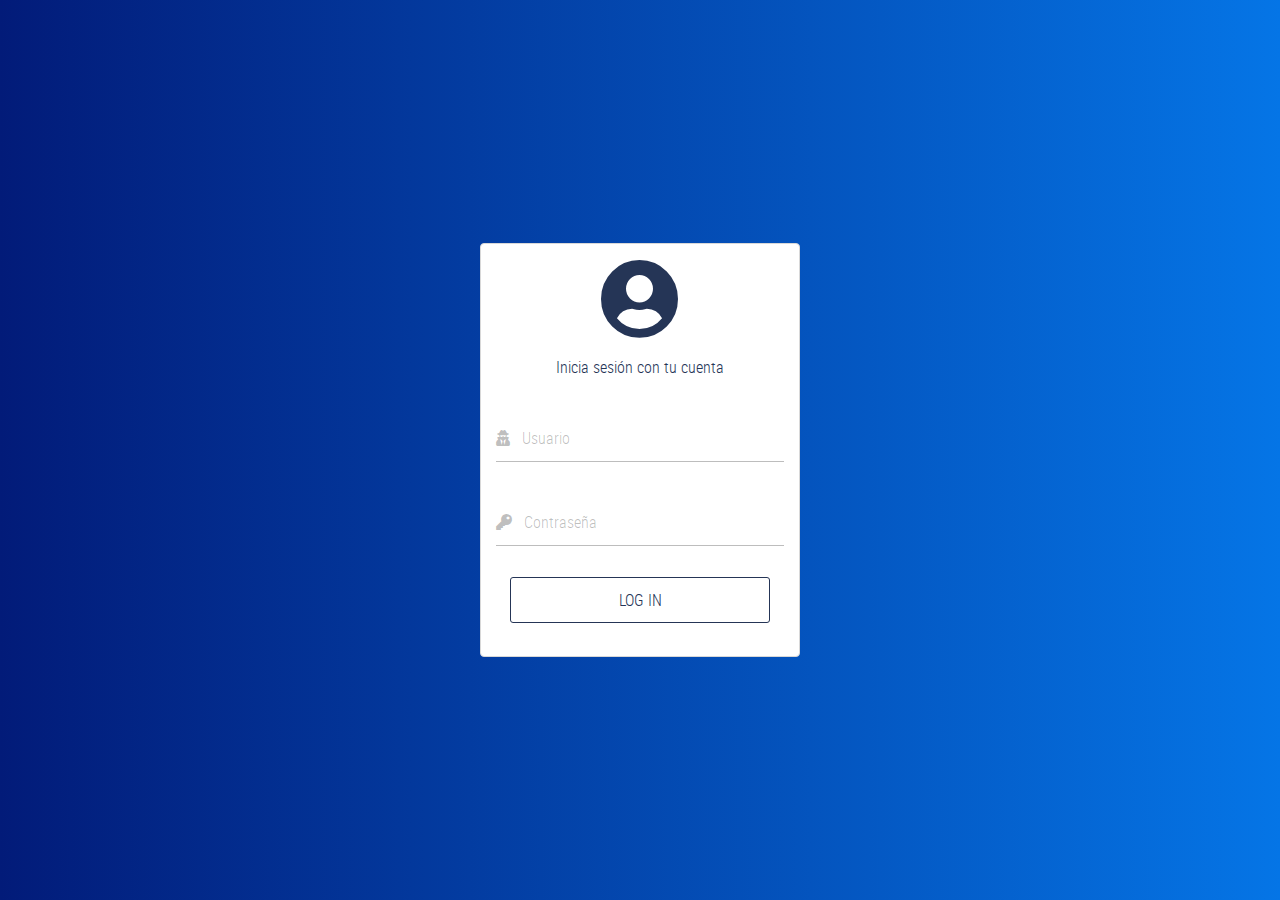
<file: SPM-master/index.html>
<!DOCTYPE html>
<html lang="es">
<head>
	<meta charset="UTF-8">
	<meta name="viewport" content="width=device-width, user-scalable=no, initial-scale=1.0, maximum-scale=1.0, minimum-scale=1.0">
	<title>Login</title>

	<!-- Normalize V8.0.1 -->
	<link rel="stylesheet" href="./css/normalize.css">

	<!-- Bootstrap V4.3 -->
	<link rel="stylesheet" href="./css/bootstrap.min.css">

	<!-- Bootstrap Material Design V4.0 -->
	<link rel="stylesheet" href="./css/bootstrap-material-design.min.css">

	<!-- Font Awesome V5.9.0 -->
	<link rel="stylesheet" href="./css/all.css">

	<!-- Sweet Alerts V8.13.0 CSS file -->
	<link rel="stylesheet" href="./css/sweetalert2.min.css">

	<!-- Sweet Alert V8.13.0 JS file -->
	<script src="./js/sweetalert2.min.js" ></script>

	<!-- jQuery Custom Content Scroller V3.1.5 -->
	<link rel="stylesheet" href="./css/jquery.mCustomScrollbar.css">
	
	<!-- General Styles -->
	<link rel="stylesheet" href="./css/style.css">
</head>
<body>

	<div class="login-container">
		<div class="login-content">
			<p class="text-center">
				<i class="fas fa-user-circle fa-5x"></i>
			</p>
			<p class="text-center">
				Inicia sesión con tu cuenta
			</p>
			<form action="">
				<div class="form-group">
					<label for="UserName" class="bmd-label-floating"><i class="fas fa-user-secret"></i> &nbsp; Usuario</label>
					<input type="text" class="form-control" id="UserName" name="usuario" pattern="[a-zA-Z0-9]{1,35}" maxlength="35">
				</div>
				<div class="form-group">
					<label for="UserPassword" class="bmd-label-floating"><i class="fas fa-key"></i> &nbsp; Contraseña</label>
					<input type="password" class="form-control" id="UserPassword" name="clave" maxlength="200">
				</div>
				<a href="./pages/home.html" class="btn-login text-center">LOG IN</a>
			</form>
		</div>
	</div>

	
	<!--=============================================
	=            Include JavaScript files           =
	==============================================-->
	<!-- jQuery V3.4.1 -->
	<script src="./js/jquery-3.4.1.min.js" ></script>

	<!-- popper -->
	<script src="./js/popper.min.js" ></script>

	<!-- Bootstrap V4.3 -->
	<script src="./js/bootstrap.min.js" ></script>

	<!-- jQuery Custom Content Scroller V3.1.5 -->
	<script src="./js/jquery.mCustomScrollbar.concat.min.js" ></script>

	<!-- Bootstrap Material Design V4.0 -->
	<script src="./js/bootstrap-material-design.min.js" ></script>
	<script>$(document).ready(function() { $('body').bootstrapMaterialDesign(); });</script>

	<script src="./js/main.js" ></script>
</body>
</html>
</file>
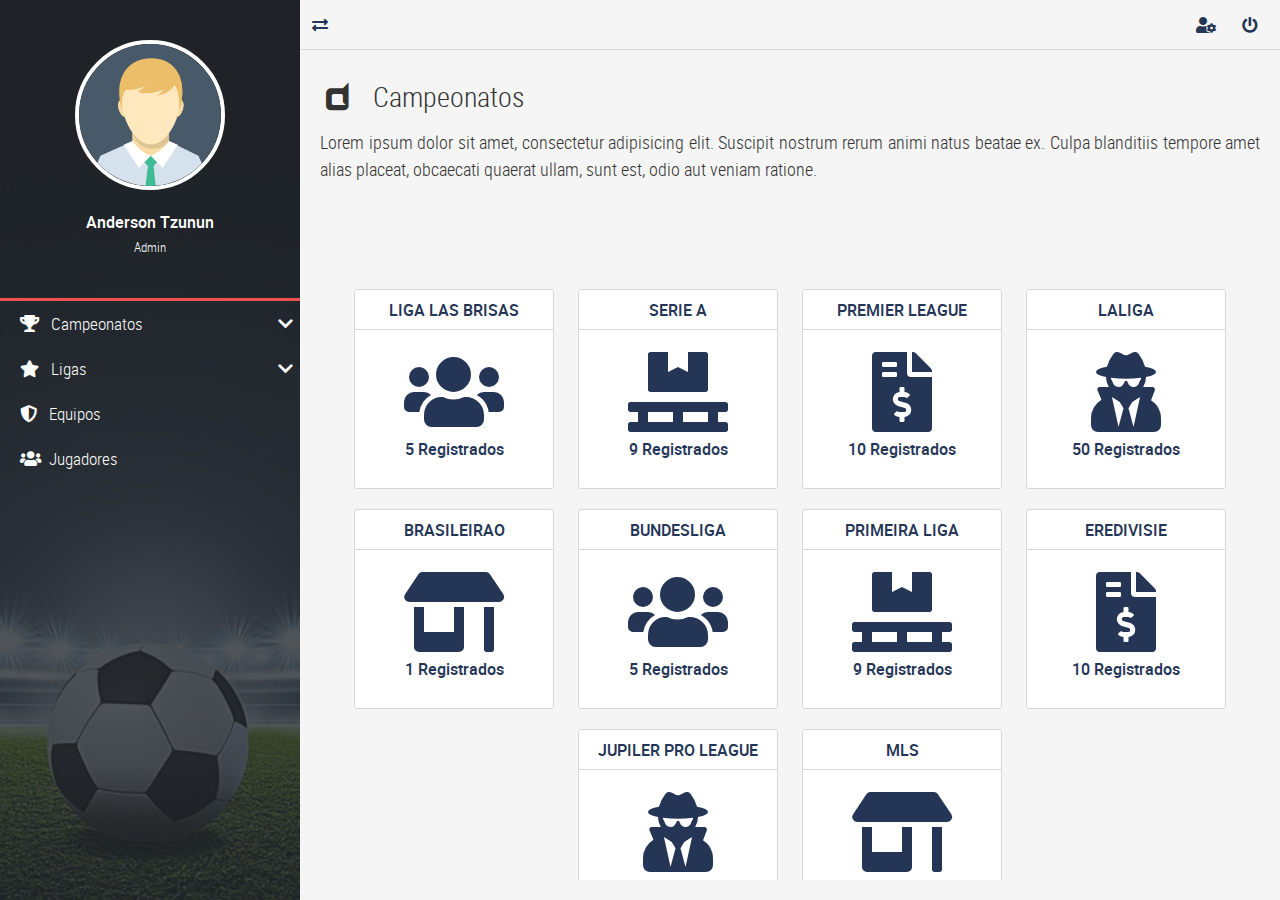
<file: SPM-master/pages/home.html>
<!DOCTYPE html>
<html lang="es">

<head>
	<meta charset="UTF-8">
	<meta name="viewport"
		content="width=device-width, user-scalable=no, initial-scale=1.0, maximum-scale=1.0, minimum-scale=1.0">
	<title>Home</title>

	<!-- Normalize V8.0.1 -->
	<link rel="stylesheet" href="../css/normalize.css">

	<!-- Bootstrap V4.3 -->
	<link rel="stylesheet" href="../css/bootstrap.min.css">

	<!-- Bootstrap Material Design V4.0 -->
	<link rel="stylesheet" href="../css/bootstrap-material-design.min.css">

	<!-- Font Awesome V5.9.0 -->
	<link rel="stylesheet" href="../css/all.css">

	<!-- Sweet Alerts V8.13.0 CSS file -->
	<link rel="stylesheet" href="../css/sweetalert2.min.css">

	<!-- Sweet Alert V8.13.0 JS file-->
	<script src="../js/sweetalert2.min.js"></script>

	<!-- jQuery Custom Content Scroller V3.1.5 -->
	<link rel="stylesheet" href="../css/jquery.mCustomScrollbar.css">

	<!-- General Styles -->
	<link rel="stylesheet" href="../css/style.css">


</head>

<body>

	<!-- Main container -->
	<main class="full-box main-container">
		<!-- Nav lateral -->
		<section class="full-box nav-lateral">
            <div class="full-box nav-lateral-bg show-nav-lateral"></div>
            <div class="full-box nav-lateral-content">
                <figure class="full-box nav-lateral-avatar">
                    <i class="far fa-times-circle show-nav-lateral"></i>
                    <img src="../assets/avatar/Avatar.png" class="img-fluid" alt="Avatar">
                    <figcaption class="roboto-medium text-center">
                        Anderson Tzunun <br><small class="roboto-condensed-light">Admin</small>
                    </figcaption>
                </figure>
				<div class="full-box nav-lateral-bar"></div>
				<nav class="full-box nav-lateral-menu">
                    <ul>
                        <li>
							<a  href="#" class="nav-btn-submenu"><i class="fas fa-trophy"></i> &nbsp; Campeonatos <i class="fas fa-chevron-down"></i></a>
							<ul>
								<li>
									<a href="home.html"><i class="fas fa-plus fa-fw"></i> &nbsp; Tabla General</a>
								</li>
								<li>
									<a href="client-list.html"><i class="fas fa-clipboard-list fa-fw"></i> &nbsp; Estadisticas</a>
								</li>
							</ul>
						</li>
                        <li>
							<a  href="#" class="nav-btn-submenu"><i class="fas fa-star"></i> &nbsp; Ligas <i class="fas fa-chevron-down"></i></a>
							<ul>
								<li>
									<a href="client-new.html"><i class="fas fa-plus fa-fw"></i> &nbsp; Agregar EQUIPO</a>
								</li>
								<li>
									<a href="client-list.html"><i class="fas fa-clipboard-list fa-fw"></i> &nbsp; Lista de clientes</a>
								</li>
								<li>
									<a href="client-search.html"><i class="fas fa-search fa-fw"></i> &nbsp; Buscar cliente</a>
								</li>
							</ul>
						</li>	
                        <li><a href="client-new.html"><i class="fas fa-shield-alt"></i> &nbsp; Equipos</a></li>
                        <li><a href="#"><i class="fas fa-users fa-fw"></i> &nbsp;Jugadores</a></li>
                    </ul>
                </nav>
            </div>
        </section>
		

		<!-- Page content -->
		<section class="full-box page-content">
			<nav class="full-box navbar-info">
				<a href="#" class="float-left show-nav-lateral">
					<i class="fas fa-exchange-alt"></i>
				</a>
				<a href="user-update.html">
					<i class="fas fa-user-cog"></i>
				</a>
				<a href="#" class="btn-exit-system">
					<i class="fas fa-power-off"></i>
				</a>
			</nav>

			<!-- Page header -->
			<div class="full-box page-header">
				<h3 class="text-left">
					<i class="fab fa-dashcube fa-fw"></i> &nbsp; Campeonatos
				</h3>
				<p class="text-justify">
					Lorem ipsum dolor sit amet, consectetur adipisicing elit. Suscipit nostrum rerum animi natus beatae
					ex. Culpa blanditiis tempore amet alias placeat, obcaecati quaerat ullam, sunt est, odio aut veniam
					ratione.
				</p>
			</div>

			<!-- Content -->
			<div class="full-box tile-container" id="tileContainer"></div>

			<script>
				const leagues = [
					{ name: "Liga las Brisas", registered: 5, icon: "fas fa-users", link: "client-new.html" },
					{ name: "Serie A", registered: 9, icon: "fas fa-pallet", link: "item-list.html" },
					{ name: "Premier League", registered: 10, icon: "fas fa-file-invoice-dollar", link: "reservation-list.html" },
					{ name: "LaLiga", registered: 50, icon: "fas fa-user-secret", link: "user-list.html" },
					{ name: "Brasileirao", registered: 1, icon: "fas fa-store-alt", link: "company.html" },
					{ name: "Bundesliga", registered: 5, icon: "fas fa-users", link: "client-new.html" },
					{ name: "Primeira Liga", registered: 9, icon: "fas fa-pallet", link: "item-list.html" },
					{ name: "Eredivisie", registered: 10, icon: "fas fa-file-invoice-dollar", link: "reservation-list.html" },
					{ name: "Jupiler Pro League", registered: 50, icon: "fas fa-user-secret", link: "user-list.html" },
					{ name: "MLS", registered: 1, icon: "fas fa-store-alt", link: "company.html" }
				];

				const container = document.getElementById('tileContainer');

				leagues.forEach(league => {
					container.innerHTML += `
            <a href="${league.link}" class="tile">
                <div class="tile-tittle">${league.name}</div>
                <div class="tile-icon">
                    <i class="${league.icon} fa-fw"></i>
                    <p>${league.registered} Registrados</p>
                </div>
            </a>
        `;
				});
			</script>



		</section>
	</main>


	<!--=============================================
	=            Include JavaScript files           =
	==============================================-->
	<!-- jQuery V3.4.1 -->
	<script src="../js/jquery-3.4.1.min.js"></script>

	<!-- popper -->
	<script src="../js/popper.min.js"></script>

	<!-- Bootstrap V4.3 -->
	<script src="../js/bootstrap.min.js"></script>

	<!-- jQuery Custom Content Scroller V3.1.5 -->
	<script src="../js/jquery.mCustomScrollbar.concat.min.js"></script>

	<!-- Bootstrap Material Design V4.0 -->
	<script src="../js/bootstrap-material-design.min.js"></script>
	<script>$(document).ready(function () { $('body').bootstrapMaterialDesign(); });</script>

	<script src="../js/main.js"></script>
</body>

</html>
</file>
<file: SPM-master/css/style.css>
@font-face {
    font-family: 'roboto_medium_regular';
    src: url('../webfonts/roboto-medium-webfont.woff2') format('woff2'),
         url('../webfonts/roboto-medium-webfont.woff') format('woff');
    font-weight: normal;
    font-style: normal;

}

@font-face {
    font-family: 'roboto_condensed_light';
    src: url('../webfonts/robotocondensed-light-webfont.woff2') format('woff2'),
         url('../webfonts/robotocondensed-light-webfont.woff') format('woff'),
         url('../webfonts/robotocondensed-light-webfont.ttf') format('truetype');
    font-weight: normal;
    font-style: normal;
}

@font-face {
    font-family: 'roboto_condensed_regular';
    src: url('../webfonts/robotocondensed-regular-webfont.woff2') format('woff2'),
         url('../webfonts/robotocondensed-regular-webfont.woff') format('woff');
    font-weight: normal;
    font-style: normal;

}

:root{
	--color-one: #F5F5F5;
	--color-two: #24292E;
	--color-three: #EC5252;
	/*--color-three: #0366D6;*/

	--form-color: #14111A;

	--accent-color: #253556;
	/*--accent-color: #455A64;*/
    --border-color: #D8D8D8;
}

body,html{
	font-family: 'roboto_condensed_light';
	width: 100vw;
	height: 100vh;
	background-color: var(--color-one);
	color: #333;
	font-size: 16px;
}

.full-box{
	margin: 0;
	padding: 0;
	box-sizing: border-box;
	width: 100%;
}

.form-neon{
	border: 1px solid var(--border-color);
	background-color: #FFF;
	padding: 15px;
	border-radius: 3px;
}

/*----------  Page headers styles  ----------*/
.page-header{
	padding: 30px 20px 60px 20px;
}
.page-header > :nth-child(1){
	padding-bottom: 7px;
}
.page-header > :nth-child(2){
	font-size: 18px;
}

/*----------  Page nav tabs  ----------*/
.page-nav-tabs{
	display: flex;
	justify-content: center;
	flex-wrap: wrap;
	margin-bottom: 30px;
}
.page-nav-tabs li,
.page-nav-tabs li a{
	height: 40px;
	line-height: 40px;
}
.page-nav-tabs li{
	margin: 5px 20px;
}
.page-nav-tabs li a{
	color: var(--accent-color);
	font-size: 17px;
	min-width: 200px;
	width: auto;
	display: block;
	text-align: center;
	user-select: none;
	transition: all .2s ease-in-out;
	border-bottom: 2px solid transparent;
}
.page-nav-tabs li a.active{
	color: var(--color-three);
	cursor: none;
	pointer-events: none;
}
.page-nav-tabs li a:hover{
	text-decoration: none;
	color: #333;
	border-bottom: 2px solid #333;
}

/*----------  Edit bootstrap styles  ----------*/
.form-control[readonly]{
	background-color: transparent;
}
.form-control:focus,
.form-control:active{
	outline: none;
	box-shadow: none;
	border: none;
}
.form-control-file:active,
.form-control-file:focus{
	outline: none;
}
.table .btn{
	margin-bottom: 0;
}
.table thead th{
	color: #FFF;
}
.table tbody tr{
	color: #333;
	transition: all .2s ease-in-out;
}
.table-dark,
.table{
	background-color: #fff;
}
.table-dark{
	border: 1px solid var(--accent-color);
}
.table-dark thead tr{
	background-color: var(--accent-color);
}
.table-dark td,
.table-dark thead th,
.table-dark th{
	border: none;
}
.table-dark tr:hover{
	color: var(--color-three);
	background-image: linear-gradient(to right, transparent, rgba(124, 100, 112, .2) 85%, transparent);
}
.page-link{
	transition: all .2s ease-in-out;
}
.page-link:hover{
	background-color: var(--color-three);
	color: #FFF;
}
table form{
	margin-bottom: 0;
}
/*----------  Text Styles  ----------*/
.roboto-medium{
	font-family: 'roboto_medium_regular';
}
.roboto-condensed-light{
	font-family: 'roboto_condensed_light';
}
.roboto-condensed-regular{
	font-family: 'roboto_condensed_regular';
}

/*----------  login Styles  ----------*/
.login-container{
	width: 100vw;
	height: 100vh;
	display: flex;
	justify-content: center;
	align-items: center;
	background: #0575E6;
	background: -webkit-linear-gradient(to right, #021B79, #0575E6);
	background: linear-gradient(to right, #021B79, #0575E6);

}
.login-content{
	width: 95%;
	max-width: 320px;
	height: auto;
	border: 1px solid var(--border-color);
	background-color: #FFF;
	border-radius: 4px;
	padding: 15px;
	color: var(--accent-color);
}
.btn-login{
	width: 90%;
	padding: 10px 0;
	display: block;
	margin: 0 auto;
	border-radius: 3px;
	margin-top: 30px;
	background-color: transparent;
	color: var(--accent-color);
	border: 1px solid var(--accent-color);
	transition: all .2s ease-out;
}
.btn-login:hover{
	background-color: var(--color-three);
	border: 1px solid var(--color-three);
	text-decoration: none;
	color: #fff;
}
.btn-login:active,
.btn-login:focus{
	outline: none;
}

/*----------  Page layout Styles  ----------*/
.main-container{
	height: 100%;
	position: absolute;
	top: 0;
	left: 0;
	overflow: hidden;
}
.page-content,
.nav-lateral{
	height: 100%;
	overflow: hidden;
}
.page-content{
	position: relative;
	padding-left: 300px;
	transition: all .2s ease-in-out;
	padding-bottom: 20px;
}
/*  Nav Lateral */
.nav-lateral{
	width: 300px;
	position: absolute;
	top: 0;
	left: 0;
	z-index: 1;
	transition: all .2s ease-in-out;
	background-image: url('../assets/img/fut.jpg');
	background-position: center center;
	background-size: cover;
}
.nav-lateral-bg{ display: none; }
.nav-lateral-content{
	max-width: 300px;
	height: 100%;
	background-color: rgba(36, 41, 46, .8);
}
.nav-lateral-bar{
	height: 3px;
	background-color: var(--color-three);
}
.nav-lateral-avatar{
	padding: 40px 0;
}
.nav-lateral-avatar i{
	display: none;
}
.nav-lateral-avatar img{
	width: 50%;
	margin: 0 auto;
	display: block;
	border: 4px solid #FFF;
	border-radius: 100%;
}
.nav-lateral-avatar figcaption{
	margin-top: 20px;
	color: #FFF;
}
.nav-lateral-menu{
	height: auto;
}
.nav-lateral-menu ul{
	margin: 0;
	padding: 0;
	list-style: none;
}
.nav-lateral-menu ul li{
	width: 100%;
	height: auto;
}
.nav-lateral-menu ul li a{
	display: block;
	width: 100%;
	height: 45px;
	line-height: 45px;
	text-decoration: none;
	color: #FFF;
	font-size: 17px;
	box-sizing: border-box;
	padding-left: 20px;
	transition: all .2s ease-in-out;
}
.nav-lateral-menu ul li a.active{
	color: #FFF;
	background-color: var(--color-three);
}
.nav-lateral-menu ul li a:hover{
	color: #fff;
	background-image: linear-gradient(to right, transparent, rgba(255, 255, 255, .1) 50%, transparent);
}
.nav-lateral-menu ul li ul{
	display: none;
	border: 1px solid var(--color-three);
	background: rgba(20, 30, 48, .5);
}
.nav-lateral-menu ul li ul a{
	padding-left: 45px;
}
.show-nav-lateral-submenu{
	display: block !important;
}
.nav-lateral-menu .fa-chevron-down,
.nav-lateral-menu .fa-chevron-up{
	float: right;
	height: 45px;
	line-height: 45px;
	margin-right: 7px;
	transition: all .2s ease-in-out;
}

/*  Page content */
.navbar-info{
	height: 50px;
	border-bottom: 1px solid var(--border-color);
	text-align: right;
	padding-right: 10px;
}

.navbar-info a{
	color: var(--accent-color);
	height: 50px;
	min-width: 40px;
	text-align: center;
	line-height: 50px;
	display: inline-block;
	transition: all .2s ease-out;
	user-select: none;
}
.navbar-info a:hover{
	color: var(--color-three);
	background-image: radial-gradient(circle,rgba(250, 30, 78, .1), transparent 80%);
}
.navbar-info a:active,
.navbar-info a:focus{
	outline: none;
}

/*----------  Home Styles  ----------*/
.tile-container{
	text-align: center;
	padding: 20px 25px;
}
.tile{
	height: 200px;
	width: 200px;
	margin: 10px;
	display: inline-block;
	text-decoration: none;
	color: var(--accent-color);
	border: 1px solid var(--border-color);
	border-radius: 3px;
	user-select: none;
	transition: all .2s ease-in-out;
	background-color: #FFF;
}
.tile:hover{
	text-decoration: none;
	border-color: var(--color-three);
}
.tile:focus,
.tile:active{
	outline: none;
}
.tile-tittle{
	margin: 0;
	width: 100%;
	padding: 0;
	height: 40px;
	line-height: 40px;
	box-sizing: border-box;
	text-transform: uppercase;
	border-bottom: 1px solid var(--border-color);
	transition: all .2s ease-in-out;
	font-family: 'roboto_medium_regular';
}
.tile:hover .tile-tittle{
	color: #FFF;
	border-color: var(--color-three);
	background-color: var(--color-three);
}
.tile-icon{
	width: 100%;
	height: 160px;
	box-sizing: border-box;
	padding-top: 22px;
}
.tile-icon > i{
	font-size: 80px;
}
.tile-icon > p{
	font-family: 'roboto_medium_regular';
	height: 35px;
	line-height: 35px;
}
.tile:hover .tile-icon > i,
.tile:hover .tile-icon > p{
	color: var(--color-three);
}


/*----------  Breakpoints  ----------*/
@media (max-width: 767px){
	.nav-lateral{
		width: 100%;
		overflow: hidden;
		display: none;
		background-image: none;
	}
	.nav-lateral.active{
		display: block;
		z-index: 9999;
	}
	.nav-lateral-bg{
		width: 100%;
		height: 100%;
		background-color: rgba(3, 3, 3, .4);
		position: relative;
		display: block;
		z-index: 2;
	}
	.nav-lateral-content{
		position: absolute;
		left: 0;
		top: 0;
		z-index: 3;
		transform: translateX(-400px);
		transition: all .3s ease-in-out;
		background-color: var(--color-two);
	}
	.nav-lateral.active .nav-lateral-content{
		transform: translateX(0);
	}
	.nav-lateral-avatar i{
		height: 50px;
		width: 50px;
		line-height: 50px;
		color: #FFF;
		cursor: pointer;
		font-size: 25px;
		position: absolute;
		top: 5px;
		right: 0;
		text-align: center;
		display: block;
		transition: all .2s ease-out;
	}
	.nav-lateral-avatar i:hover{
		color: var(--color-three);
	}
	.page-content{
		padding-left: 0;
	}
}


/*  Bootstrap breakpoints */
@media (min-width: 576px){

}

@media (min-width: 768px){
	.nav-lateral.active{
		transform: translateX(-400px);
	}
	.page-content.active{
		padding-left: 0;
	}
}

@media (min-width: 992px){

}

@media (min-width: 1200px){

}

/*----------  Keyframes  ----------*/
</file>
